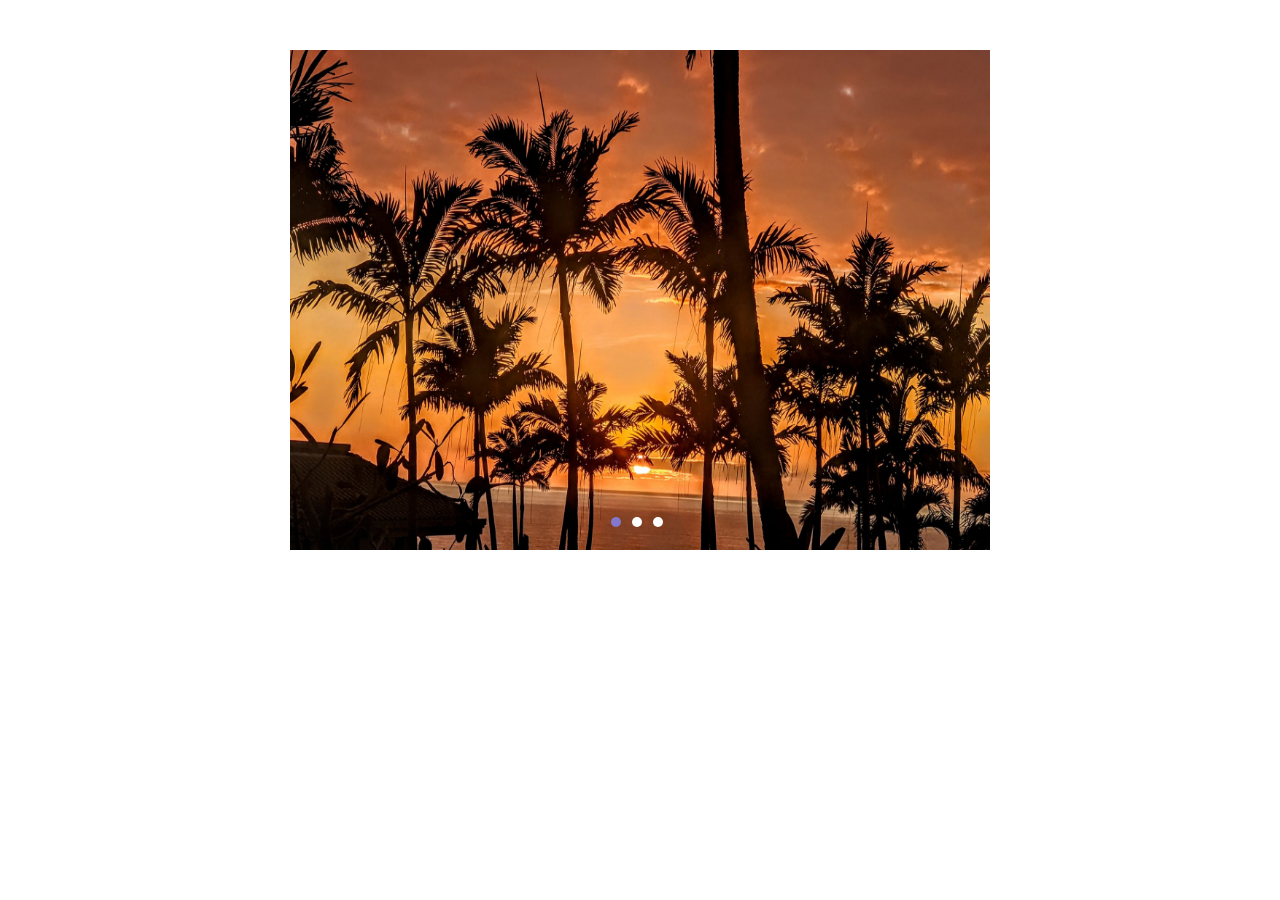
<file: index.html>
<!DOCTYPE html>
<html lang="en">

<head>
    <meta charset="UTF-8">
    <meta http-equiv="X-UA-Compatible" content="IE=edge">
    <meta name="viewport" content="width=device-width, initial-scale=1.0">
    <link rel="stylesheet" href="style.css">
    <title>Document</title>
</head>

<body>

    <div class="carousel">
        <div class="carousel-slider">
            <input class="carousel-open" type="radio" aria-hidden="true" hidden="" id="slide-1" name="carousel" checked="checked">
            <div class="slider-content">
                <img class="img" src="./1.jpg" alt="">
            </div>
            <input class="carousel-open" type="radio" aria-hidden="true" hidden="" id="slide-2" name="carousel">
            <div class="slider-content">
                <img class="img" src="./2.jpg" alt="">
            </div>
            <input class="carousel-open" type="radio" aria-hidden="true" hidden="" id="slide-3" name="carousel">
            <div class="slider-content">
                <img class="img" src="./3.jpg" alt="">
            </div>

            
            <div class="carousel__nav">
                <label class="dot-button" for="slide-1"></label>
                <label class="dot-button" for="slide-2"></label>
                <label class="dot-button" for="slide-3"></label>
            </div>
        </div>
    </div>

</body>

</html>
</file>
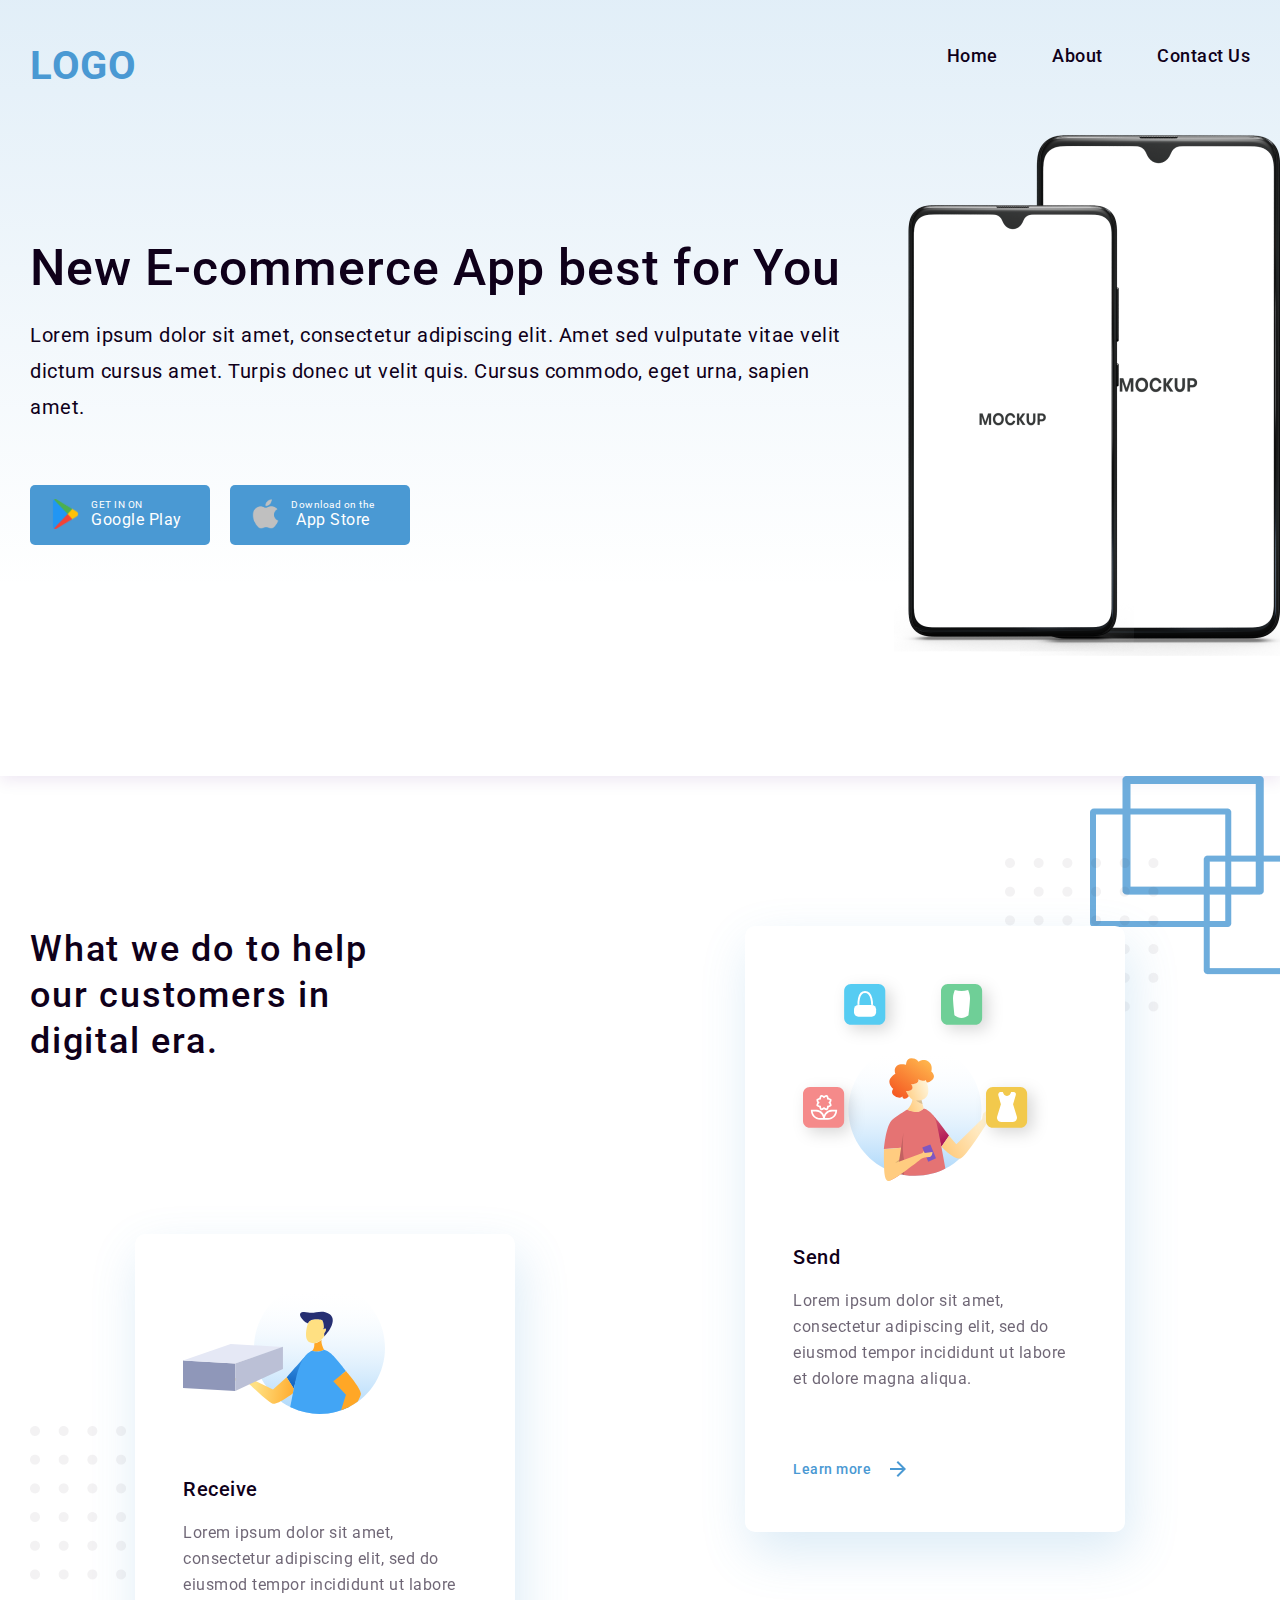
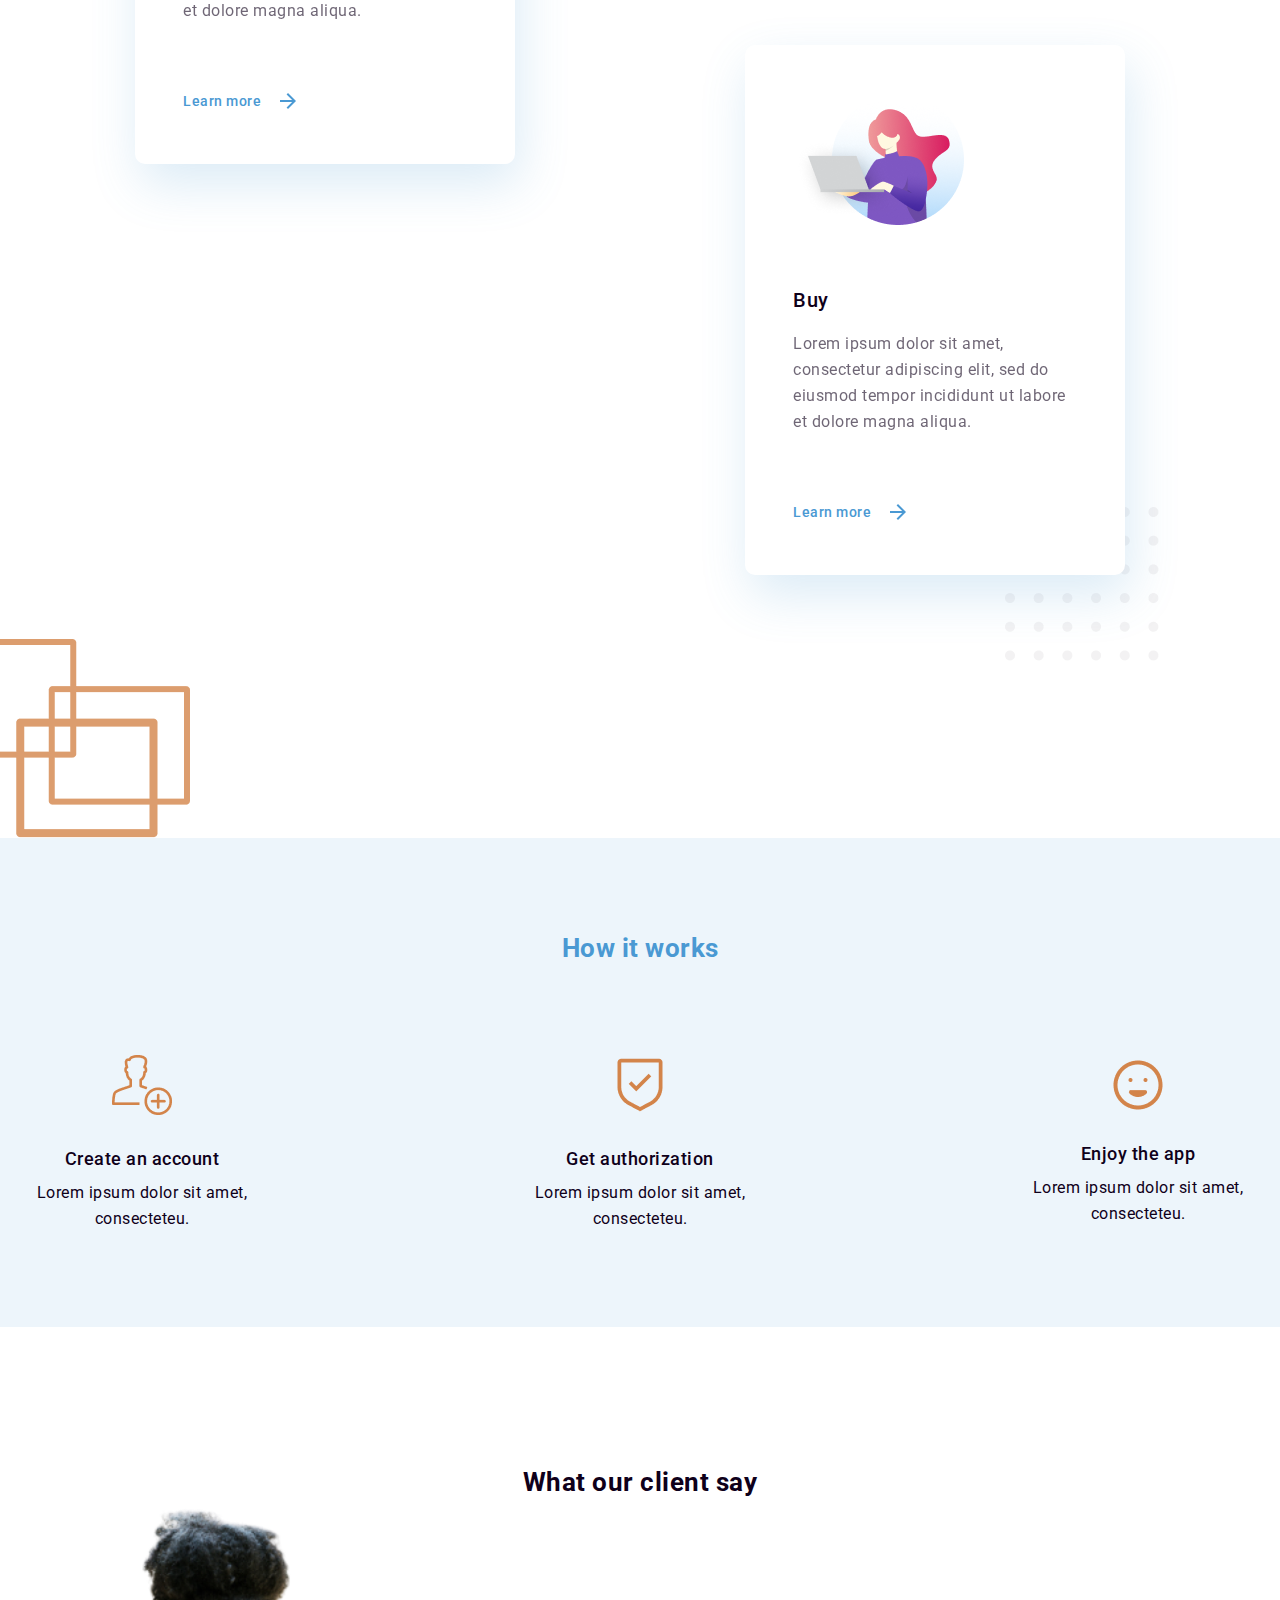
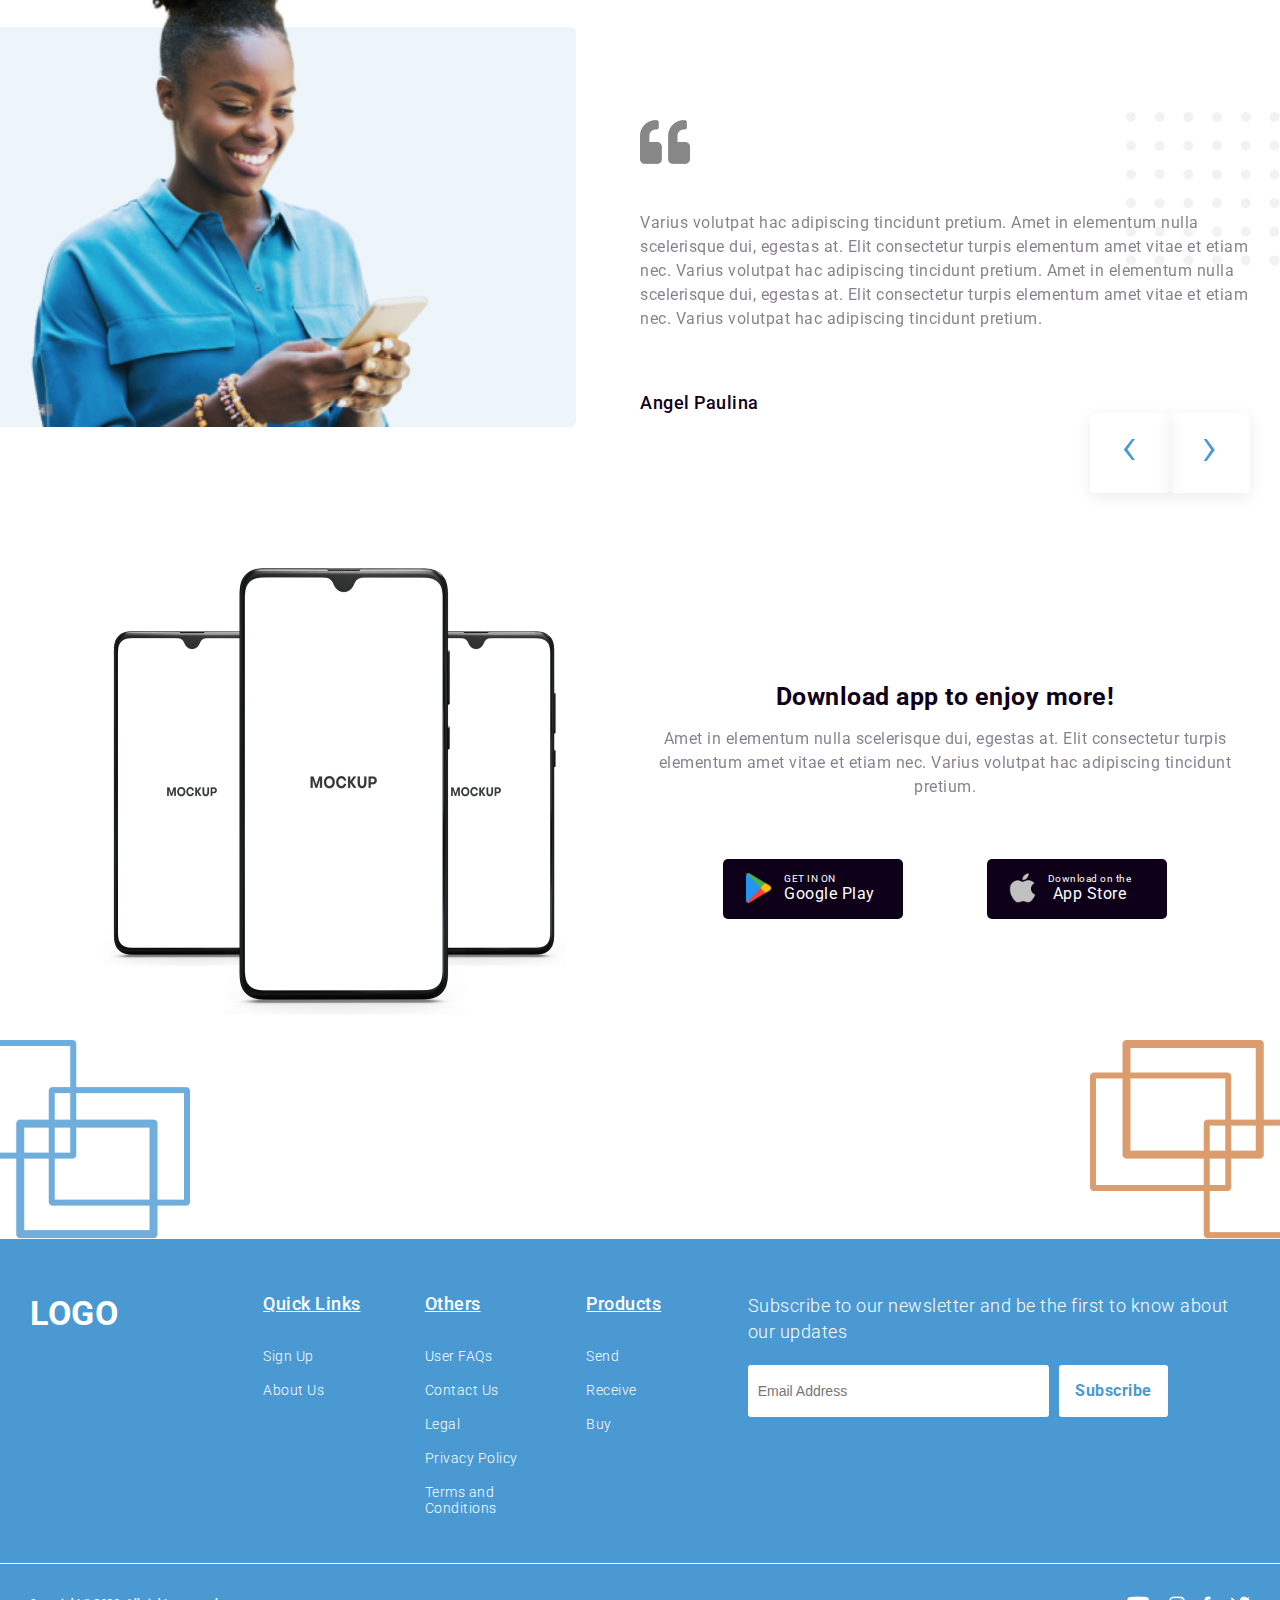
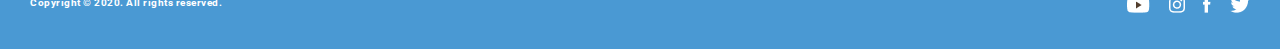
<file: html/index.html>
<!DOCTYPE html>
<html lang="en">

<head>
    <meta charset="UTF-8">
    <meta http-equiv="X-UA-Compatible" content="IE=edge">
    <meta name="viewport" content="width=device-width, initial-scale=1.0">
    <link rel="stylesheet" href="../css/style.css">
    <link rel="preconnect" href="https://fonts.googleapis.com">
    <link rel="preconnect" href="https://fonts.gstatic.com" crossorigin>
    <link href="https://fonts.googleapis.com/css2?family=Roboto:wght@100;300;400;500;700&display=swap" rel="stylesheet">
    <title>Document</title>
</head>

<body>

    <header class="header">
        <div class="container">
            <nav class="header__nav">
                <div class="header__nav-logo">
                    <a class="main-logo" href="">logo</a>
                </div>
                <div class="header__nav-menu">
                    <a href="" class="menu-element">Home</a>
                    <a href="" class="menu-element">About</a>
                    <a href="" class="menu-element">Contact Us</a>
                    <a href="" class="responsive-menu"></a>
                </div>
            </nav>
            <div class="header__content">
                <div class="header__content-info">
                    <h1 class="header__content-title">New E-commerce App
                        best for You</h1>
                    <p class="header__content-text">Lorem ipsum dolor sit amet, consectetur adipiscing elit. Amet sed
                        vulputate vitae velit dictum cursus amet. Turpis donec ut velit quis. Cursus commodo, eget urna,
                        sapien amet. </p>
                    <div class="header__content-download">
                        <a href="" class="download-button google">
                            <img class="google-image" src="../image/google-play-logo.png" alt="">
                            <div class="text-direction">
                                <p class="google-top-text">GET IN ON</p>
                                <p class="google-bottom-text">Google Play</p>
                            </div>
                        </a>
                        <a href="" class="download-button appstore">
                            <img class="google-image" src="../image/apple-logo-button.png" alt="">
                            <div class="text-direction">
                                <p class="google-top-text">Download on the</p>
                                <p class="google-bottom-text">App Store</p>
                            </div>
                        </a>
                    </div>
                </div>
                <div class="header__content-image">
                    <img class="mockup-small mockup" src="../image/header-mockup-small.png" alt="">
                    <img class="mockup-big mockup" src="../image/header-mockup-big.png" alt="">
                </div>
            </div>
        </div>
    </header>
    <main>
        <section class="main-content">
            <img class="main-content__decoration-blue" src="../image/blue-decoration.png" alt="">
            <div class="container">
                <div class="main-content__wrapper">
                    <div class="left-part">
                        <h2 class="main-content__title">What we do to help
                            our customers in
                            digital era.</h2>
                        <div class="info-card receive">
                            <img class="info-card__img" src="../image/Receive-info-card-img.svg" alt="">
                            <p class="info-card__title">Receive</p>
                            <p class="info-card__text">Lorem ipsum dolor sit amet, consectetur adipiscing elit, sed
                                do
                                eiusmod tempor incididunt ut labore et dolore magna aliqua. </p>
                            <div class="info-card__button">
                                <a href="">
                                    <p>Learn more</p>
                                    <img class="button-arrow" src="../image/arrow.svg" alt="">
                                </a>
                            </div>
                        </div>
                        <img class="dots-decoration-receive" src="../image/dots-decoration.png" alt=""></img>
                    </div>
                    <div class="right-part">
                        <div class="info-card send">
                            <img class="info-card__img" src="../image/Send-info-card-img.svg" alt="">
                            <p class="info-card__title">Send</p>
                            <p class="info-card__text">Lorem ipsum dolor sit amet, consectetur adipiscing elit, sed
                                do
                                eiusmod tempor incididunt ut labore et dolore magna aliqua. </p>
                            <div class="info-card__button">
                                <a href="">
                                    <p>Learn more</p>
                                    <img class="button-arrow" src="../image/arrow.svg" alt="">
                                </a>
                            </div>
                        </div>
                        <img class="dots-decoration-send" src="../image/dots-decoration.png" alt="">
                        <div class="info-card buy">
                            <img class="info-card__img" src="../image/Buy-info-card-img.png" alt="">
                            <p class="info-card__title">Buy</p>
                            <p class="info-card__text">Lorem ipsum dolor sit amet, consectetur adipiscing elit, sed
                                do
                                eiusmod tempor incididunt ut labore et dolore magna aliqua. </p>
                            <div class="info-card__button">
                                <a href="">
                                    <p>Learn more</p>
                                    <img class="button-arrow" src="../image/arrow.svg" alt="">
                                </a>
                            </div>
                        </div>
                        <img class="dots-decoration-buy" src="../image/dots-decoration.png" alt="">
                    </div>
                </div>
            </div>
            <img class="main-content__decoration-orange" src="../image/orange-decoration.png" alt="">
        </section>
        <section class="how-it-works">
            <div class="how-it-works__wrapper">
                <h3>How it works</h3>
                <div class="container">
                    <div class="how-it-works__elements-box">
                        <div class="element">
                            <img class="element__img" src="../image/how-it-works-account.png" alt="">
                            <p class="element__title">Create an account</p>
                            <p class="element__text">Lorem ipsum dolor sit amet,
                                consecteteu.</p>
                        </div>
                        <div class="element">
                            <img class="element__img" src="../image/how-it-works-authoriz.png" alt="">
                            <p class="element__title">Get authorization</p>
                            <p class="element__text">Lorem ipsum dolor sit amet,
                                consecteteu.</p>
                        </div>
                        <div class="element">
                            <img class="element__img" src="../image/how-it-works-enjoy.png" alt="">
                            <p class="element__title">Enjoy the app</p>
                            <p class="element__text">Lorem ipsum dolor sit amet,
                                consecteteu.</p>
                        </div>
                    </div>
                </div>
            </div>
        </section>
        <section class="client-feedback">
            <div class="container">
                <div class="section__wrapper">
                    <h3>What our client say</h3>
                    <div class="carousel">
                        <div class="client-box">
                            <img class="client-photo" src="../image/client-photo.png" alt="#">
                        </div>
                        <div class="client-feedback">
                            <img class="decoration-symbol" src="../image/apostrophe.png" alt="">
                            <p class="feedback-text"> Varius volutpat hac adipiscing tincidunt pretium. Amet in
                                elementum nulla scelerisque dui, egestas at. Elit consectetur turpis elementum amet
                                vitae et etiam nec. Varius volutpat hac adipiscing tincidunt pretium. Amet in elementum
                                nulla scelerisque dui, egestas at. Elit consectetur turpis elementum amet vitae et etiam
                                nec. Varius volutpat hac adipiscing tincidunt pretium.</p>
                            <p class="client-name">Angel Paulina</p>
                            <div class="carousel-button-box">
                                <a class="left" href="">
                                    &#8249
                                </a>
                                <a class="right" href="">
                                    &#8250
                                </a>
                            </div>
                        </div>
                    </div>
                    <div class="download-to-more">
                        <div class="download-to-more__mockUp">
                            <img class="" src="../image/mockup-small.png" alt="">
                            <img class="" src="../image/header-mockup-small.png" alt="">
                            <img class="" src="../image/mockup-small.png" alt="">
                        </div>
                        <div class="download-to-more__info">
                            <div class="download-to-more__info_box">
                                <p class="download-to-more__info_title">Download app to enjoy more!</p>
                                <p class="download-to-more__info_text">Amet in elementum nulla scelerisque dui, egestas
                                    at. Elit consectetur turpis elementum amet vitae et etiam nec. Varius volutpat hac
                                    adipiscing tincidunt pretium.</p>
                            </div>
                            <div class="download-to-more__button_box">
                                <a href="" class="download-button google">
                                    <img class="google-image" src="../image/google-play-logo.png" alt="">
                                    <div class="text-direction">
                                        <p class="google-top-text">GET IN ON</p>
                                        <p class="google-bottom-text">Google Play</p>
                                    </div>
                                </a>
                                <a href="" class="download-button appstore">
                                    <img class="google-image" src="../image/apple-logo-button.png" alt="">
                                    <div class="text-direction">
                                        <p class="google-top-text">Download on the</p>
                                        <p class="google-bottom-text">App Store</p>
                                    </div>
                                </a>
                            </div>
                        </div>
                    </div>
                </div>
            </div>
            <img class="client-feedback__decoration-blue" src="../image/client-feedback-blue-decor.png" alt="">
            <img class="client-feedback__decoration-orange" src="../image/client-feedback-orange-decor.png" alt="">
        </section>
    </main>
    <footer class="footer">
        <div class="container">
            <div class="footer__content">
                <div class="logo">
                    <p>LOGO</p>
                </div>
                <div class="footer__content-box">
                    <a href="" class="box-element-title">Quick Links</a>
                    <a href="" class="box-element">Sign Up</a>
                    <a href="" class="box-element">About Us</a>
                </div>
                <div class="footer__content-box">
                    <a href="" class="box-element-title">Others</a>
                    <a href="" class="box-element">User FAQs</a>
                    <a href="" class="box-element">Contact Us</a>
                    <a href="" class="box-element">Legal</a>
                    <a href="" class="box-element">Privacy Policy</a>
                    <a href="" class="box-element">Terms and Conditions</a>
                </div>
                <div class="footer__content-box">
                    <a href="" class="box-element-title">Products</a>
                    <a href="" class="box-element">Send</a>
                    <a href="" class="box-element">Receive</a>
                    <a href="" class="box-element">Buy</a>
                </div>
                <div class="subscribe">
                    <label for="email">Subscribe to our newsletter and be the first to know about our updates</label>
                    <input type="email" placeholder="Email Address">
                    <a href="">Subscribe</a>
                </div>
            </div>
        </div>
        <div class="footer__subcontent">
            <div class="container">
                <div class="footer__subcontent-box">
                    <div class="copyright">
                        <p>Copyright © 2020. All rights reserved.</p>
                    </div>
                    <div class="media-box">
                        <a class="media-box__element" href="">
                            <img src="../image/Youtube.png" alt="">
                        </a>
                        <a class="media-box__element" href="">
                            <img src="../image/Instagram.png" alt="">
                        </a>
                        <a class="media-box__element" href="">
                            <img src="../image/Facebook.png" alt="">
                        </a>
                        <a class="media-box__element" href="">
                            <img src="../image/Twitter.png" alt="">
                        </a>
                    </div>
                </div>
            </div>
        </div>

    </footer>


</body>

</html>
</file>
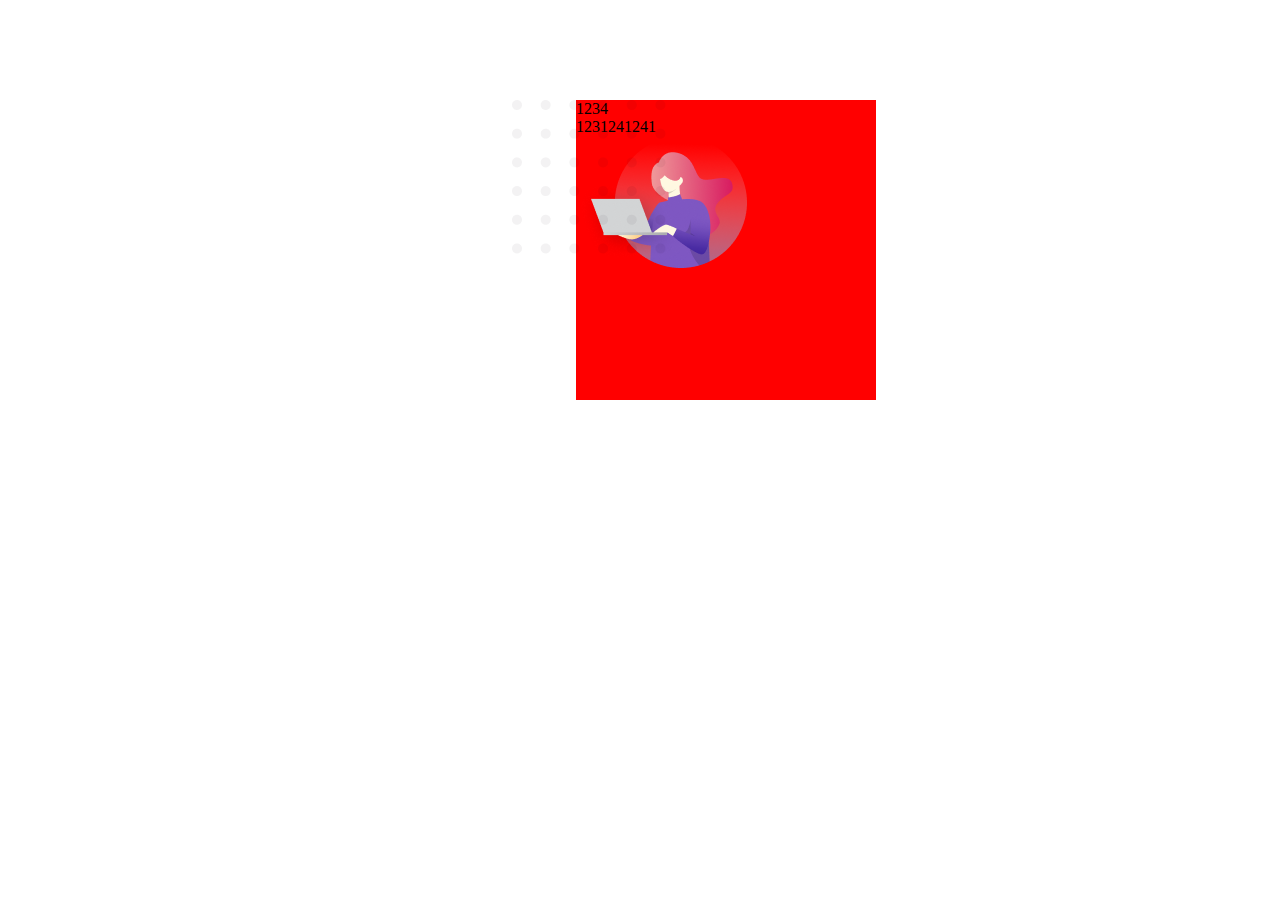
<file: test/index.html>
<!DOCTYPE html>
<html lang="en">
<head>
    <meta charset="UTF-8">
    <meta http-equiv="X-UA-Compatible" content="IE=edge">
    <meta name="viewport" content="width=device-width, initial-scale=1.0">
    <link rel="stylesheet" href="style.css">
    <title>Document</title>
</head>
<body>
    <div class="container">
        <div class="content">
            <p>1234</p>
            <p>1231241241</p>
            <img src="../image/Buy-info-card-img.png" alt="">
        </div>
        <img class="dots-decoration-receive" src="../image/dots-decoration.png" alt="">
    </div>
</body>
</html>
</file>
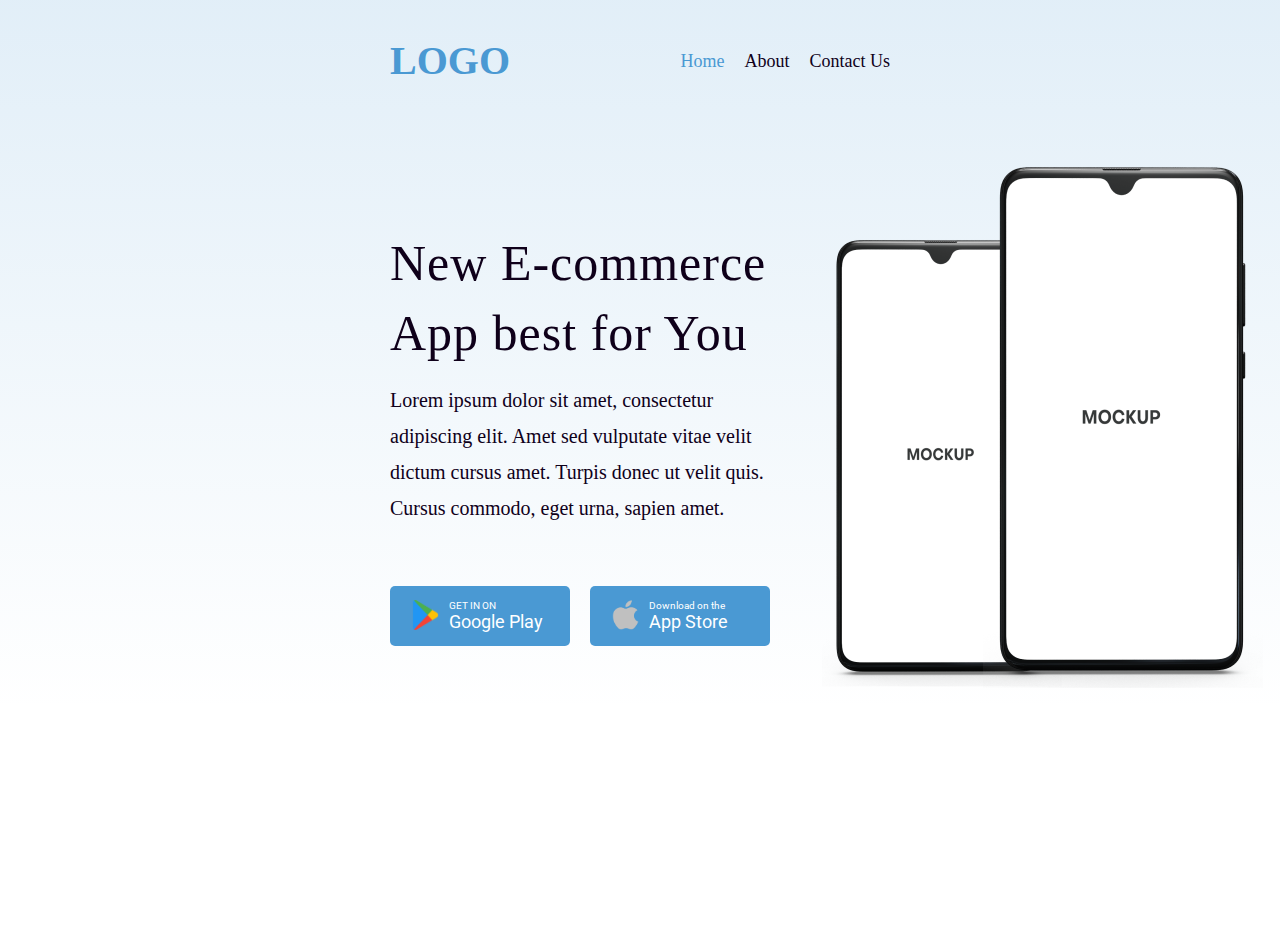
<file: e-commerce-App/html/index.html>
<!DOCTYPE html>
<html lang="en">

<head>
    <meta charset="UTF-8">
    <meta http-equiv="X-UA-Compatible" content="IE=edge">
    <meta name="viewport" content="width=device-width, initial-scale=1.0">
    <link rel="stylesheet" href="../css/style.css">
    <link rel="preconnect" href="https://fonts.googleapis.com">
    <link rel="preconnect" href="https://fonts.gstatic.com" crossorigin>
    <link href="https://fonts.googleapis.com/css2?family=Roboto:wght@100;300;400;500;700&display=swap" rel="stylesheet">
    <title>Document</title>
</head>

<body>

    <header class="header">
        <div class="container">
            <nav class="header__nav">
                <div class="header__nav-logo">
                    <p class="main-logo">logo</p>
                </div>
                <div class="header__nav-menu">
                    <a href="" class="menu-element">Home</a>
                    <a href="" class="menu-element">About</a>
                    <a href="" class="menu-element">Contact Us</a>
                    <a href="" class="responsive-menu"></a>
                </div>
            </nav>
            <div class="header__content">
                <div class="header__content-info">
                    <h1 class="header__content-title">New E-commerce App
                        best for You</h1>
                    <p class="header__content-text">Lorem ipsum dolor sit amet, consectetur adipiscing elit. Amet sed
                        vulputate vitae velit dictum cursus amet. Turpis donec ut velit quis. Cursus commodo, eget urna,
                        sapien amet. </p>
                    <div class="header__content-download">
                        <a href="" class="download-button google">
                            <img class="google-image" src="../image/google-play-logo.png" alt="">
                            <div class="text-direction">
                                <p class="google-top-text">GET IN ON</p>
                                <p class="google-bottom-text">Google Play</p>
                            </div>
                        </a>
                        <a href="" class="download-button appstore">
                            <img class="google-image" src="../image/apple-logo-button.png" alt="">
                            <div class="text-direction">
                                <p class="google-top-text">Download on the</p>
                                <p class="google-bottom-text">App Store</p>
                            </div>
                        </a>
                    </div>
                </div>
                <div class="header__content-image">
                    <img class="mockup-small" src="../image/header-mockup-small.png" alt="">
                    <img class="mockup-big" src="../image/header-mockup-big.png" alt="">
                </div>
            </div>
        </div>
    </header>
    <main>
        <section class="how-it-works"></section>
        <section></section>
        <section class="what-our-client-say"></section>
    </main>

    <footer class="footer"></footer>


</body>

</html>
</file>
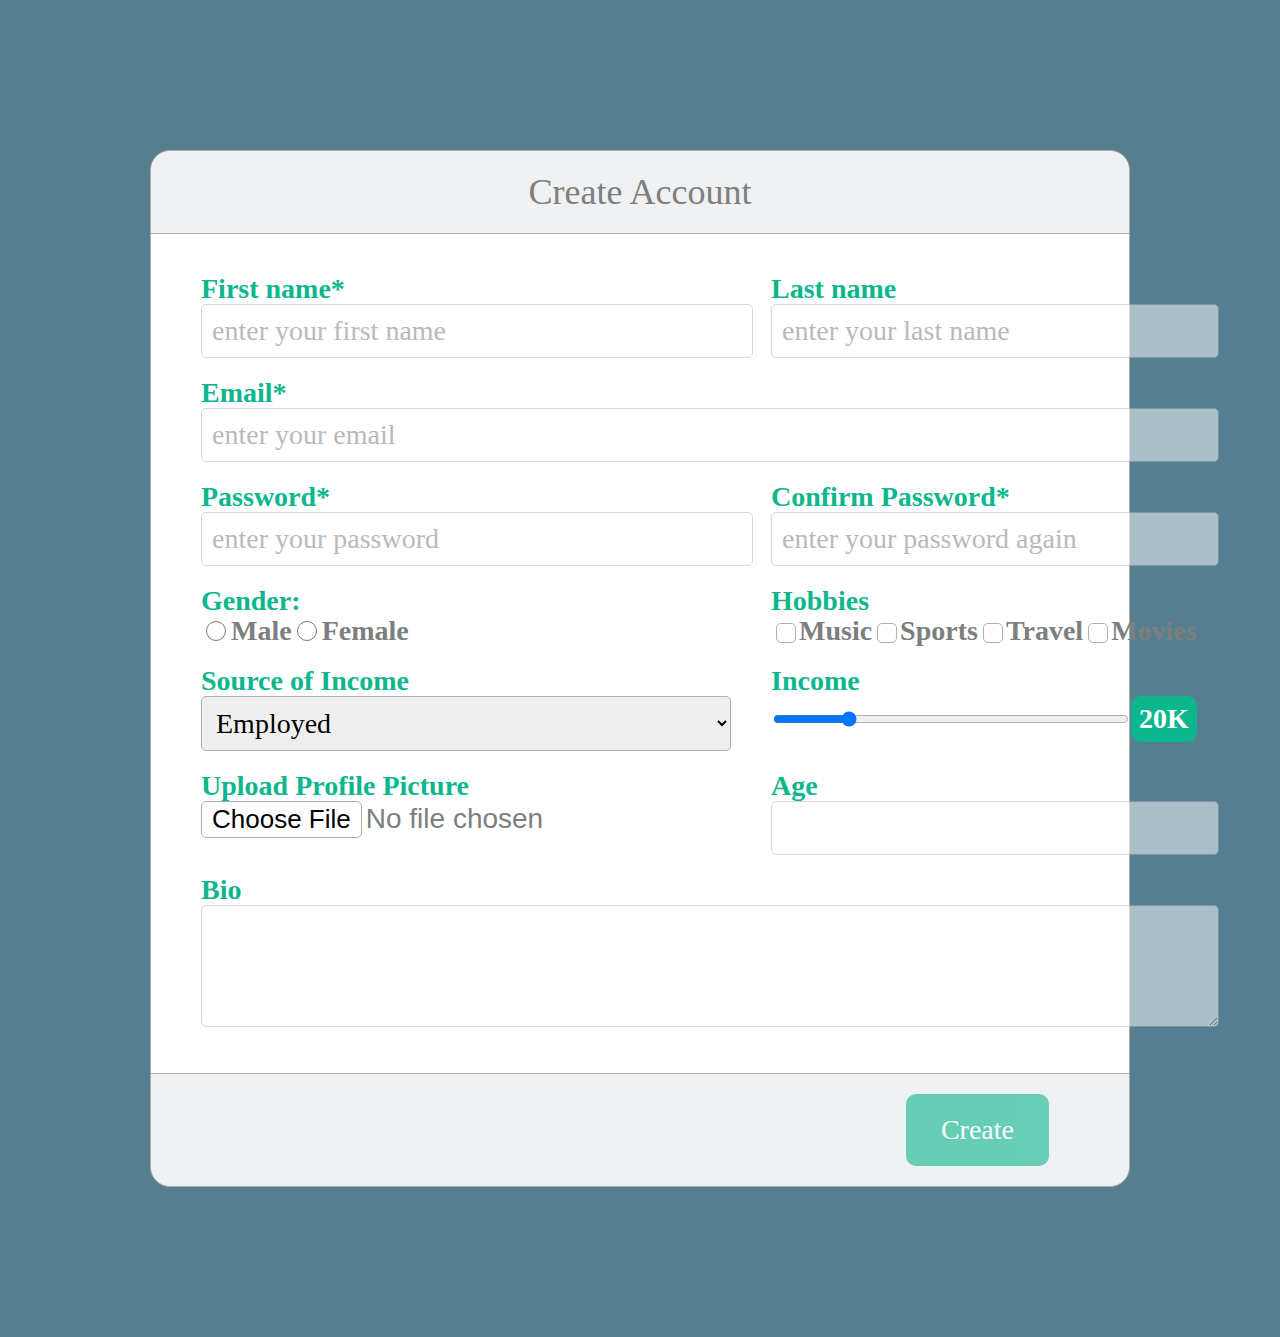
<file: task_1_3/html/index.html>
<!DOCTYPE html>
<html lang="en">

<head>
    <meta charset="UTF-8">
    <meta http-equiv="X-UA-Compatible" content="IE=edge">
    <meta name="viewport" content="width=device-width, initial-scale=1.0">
    <link rel="stylesheet" href="../css/style.css">
    <title>Document</title>
</head>

<body>

    <header class="header">
        <p class="header__title">Create Account</p>
    </header>
    <main class="content">
        <form action="" class="form__text label-property">
            <label for="">First name*</label>
            <input class="input-style" type="text" placeholder="enter your first name">
        </form>

        <form action="" class="form__text label-property">
            <label for="">Last name</label>
            <input class="input-style" type="text" placeholder="enter your last name">
        </form>

        <form action="" class="form__email label-property">
            <label for="">Email*</label>
            <input class="input-style" type="email" placeholder="enter your email">
        </form>

        <form action="" class="form__password label-property">
            <label for="">Password*</label>
            <input class="input-style" type="password" placeholder="enter your password">
        </form>

        <form action="" class="form__password label-property">
            <label for="">Confirm Password*</label>
            <input class="input-style" type="password" placeholder="enter your password again">
        </form>

        <form action="" class="form__radio-gender label-property">
            <p>Gender:</p>
            <div class="form__radio-gender_box">
                <input class="input-style-gender" type="radio" name="gender" id="male">
                <label for="male">Male</label><br>
                <input class="input-style-gender" type="radio" name="gender" id="female">
                <label for="female">Female</label><br>
            </div>
        </form>

        <form action="" class="form__radio-hobbies label-property">
            <p>Hobbies</p>
            <div class="form__radio-hobbies_box">
                <input class="input-style-hobbies" type="radio" name="hobbies" id="music">
                <label for="music">Music</label>
                <input class="input-style-hobbies" type="radio" name="hobbies" id="sports">
                <label for="sports">Sports</label>
                <input class="input-style-hobbies" type="radio" name="hobbies" id="travel">
                <label for="travel">Travel</label>
                <input class="input-style-hobbies" type="radio" name="hobbies" id="movies">
                <label for="movies">Movies</label>
            </div>
        </form>

        <form id="source-of-income" class="form__select label-property">
            <label for="">Source of Income</label>
            <select class="source-of-income__input-style" name="" id="source-of-income">
                <option value="Employed">Employed</option>
                <option value="Business">Business</option>
                <option value="Stock Devidends">Stock Devidends</option>
                <option value="Inheritance">Inheritance</option>
            </select>
        </form>

        <form oninput="result.value=parseInt(a.value)" class="form__range label-property">
            <label for="">Income</label>
            <div class="income__inner">
                <input class="oninput2" type="range" name="a" value="20">
                <div class="colorblock">
                    <output class="oninput1" name="result">20</output>
                    <p class="oninput2">K</p>
                </div>
            </div>
        </form>

        <form action="" class="form__file-pictures label-property">
            <label class="">Upload Profile Picture</label>
            <input class="upload-picture__style" type="file" accept="image/png, image/jpeg">
        </form>

        <form action="" class="form__text label-property">
            <label for="">Age</label>
            <input class="input-style" type="text">
        </form>

        <form action="" class="bio label-property">
            <label for="">Bio</label>
            <textarea name="textarea" class="input-style bio__textarea-style"></textarea>
        </form>

    </main>
    <footer class="footer">
        <a class="footer__btn" href="#">Create</a>
    </footer>
</body>

</html>
</file>
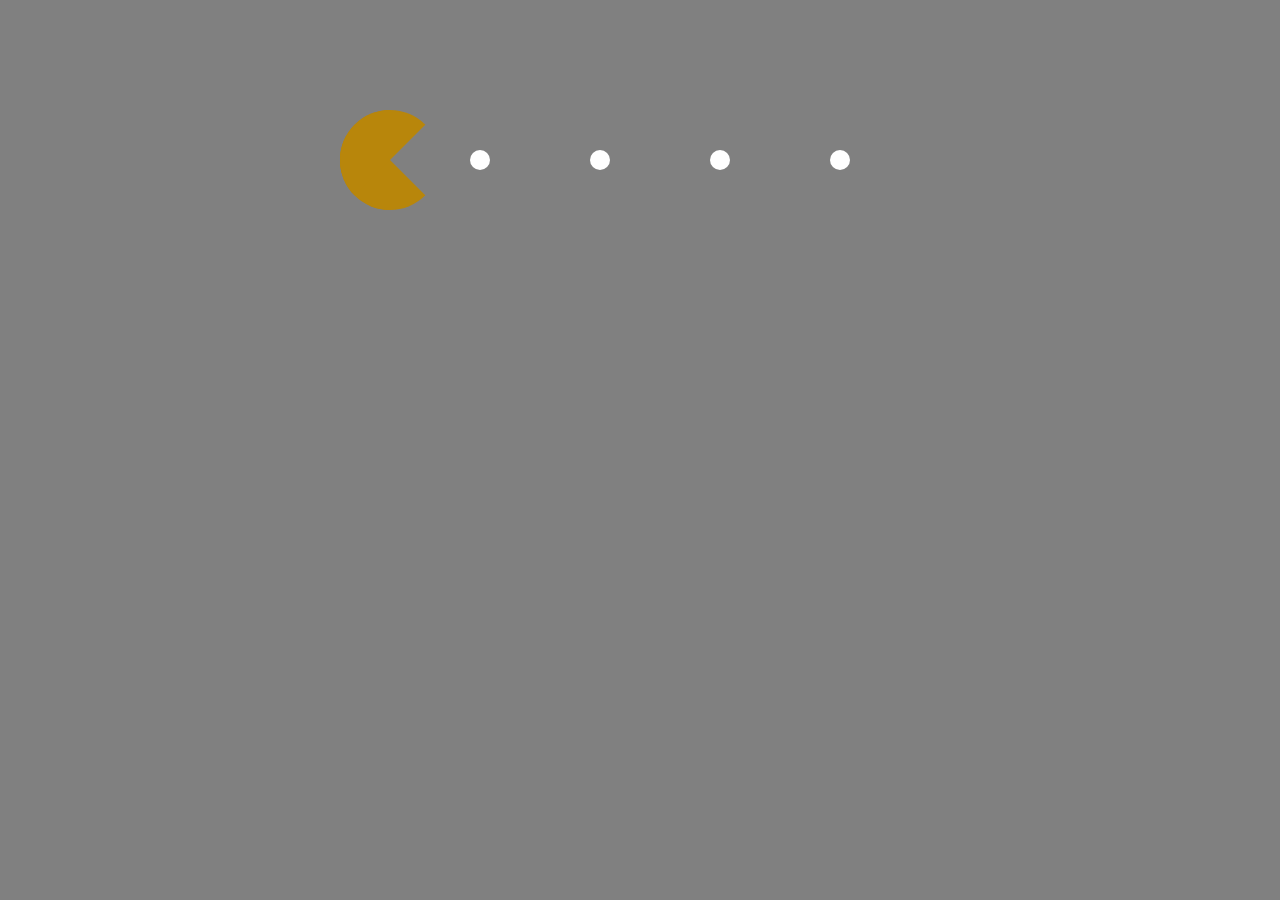
<file: task_1_4/html/index.html>
<!DOCTYPE html>
<html lang="en">

<head>
    <meta charset="UTF-8">
    <meta http-equiv="X-UA-Compatible" content="IE=edge">
    <meta name="viewport" content="width=device-width, initial-scale=1.0">
    <link rel="stylesheet" href="../css/style.css">
    <title>task_1_4</title>
</head>

<body>
    <div class="container">
    <main class="playground">
        <div class="packman"></div>
        <div class="ball"></div>
        <div class="ball"></div>
        <div class="ball"></div>
        <div class="ball"></div>
        <div class="ball"></div>
        <div class="ball"></div>
        <div class="ball"></div>
        <div class="ball"></div>
        <div class="ball"></div>
        <div class="ball"></div>
        <div class="ball"></div>
        <div class="ball"></div>
        <div class="ball"></div>
        <div class="ball"></div>
        <div class="ball"></div>
    </main>
</div>
</body>

</html>
</file>
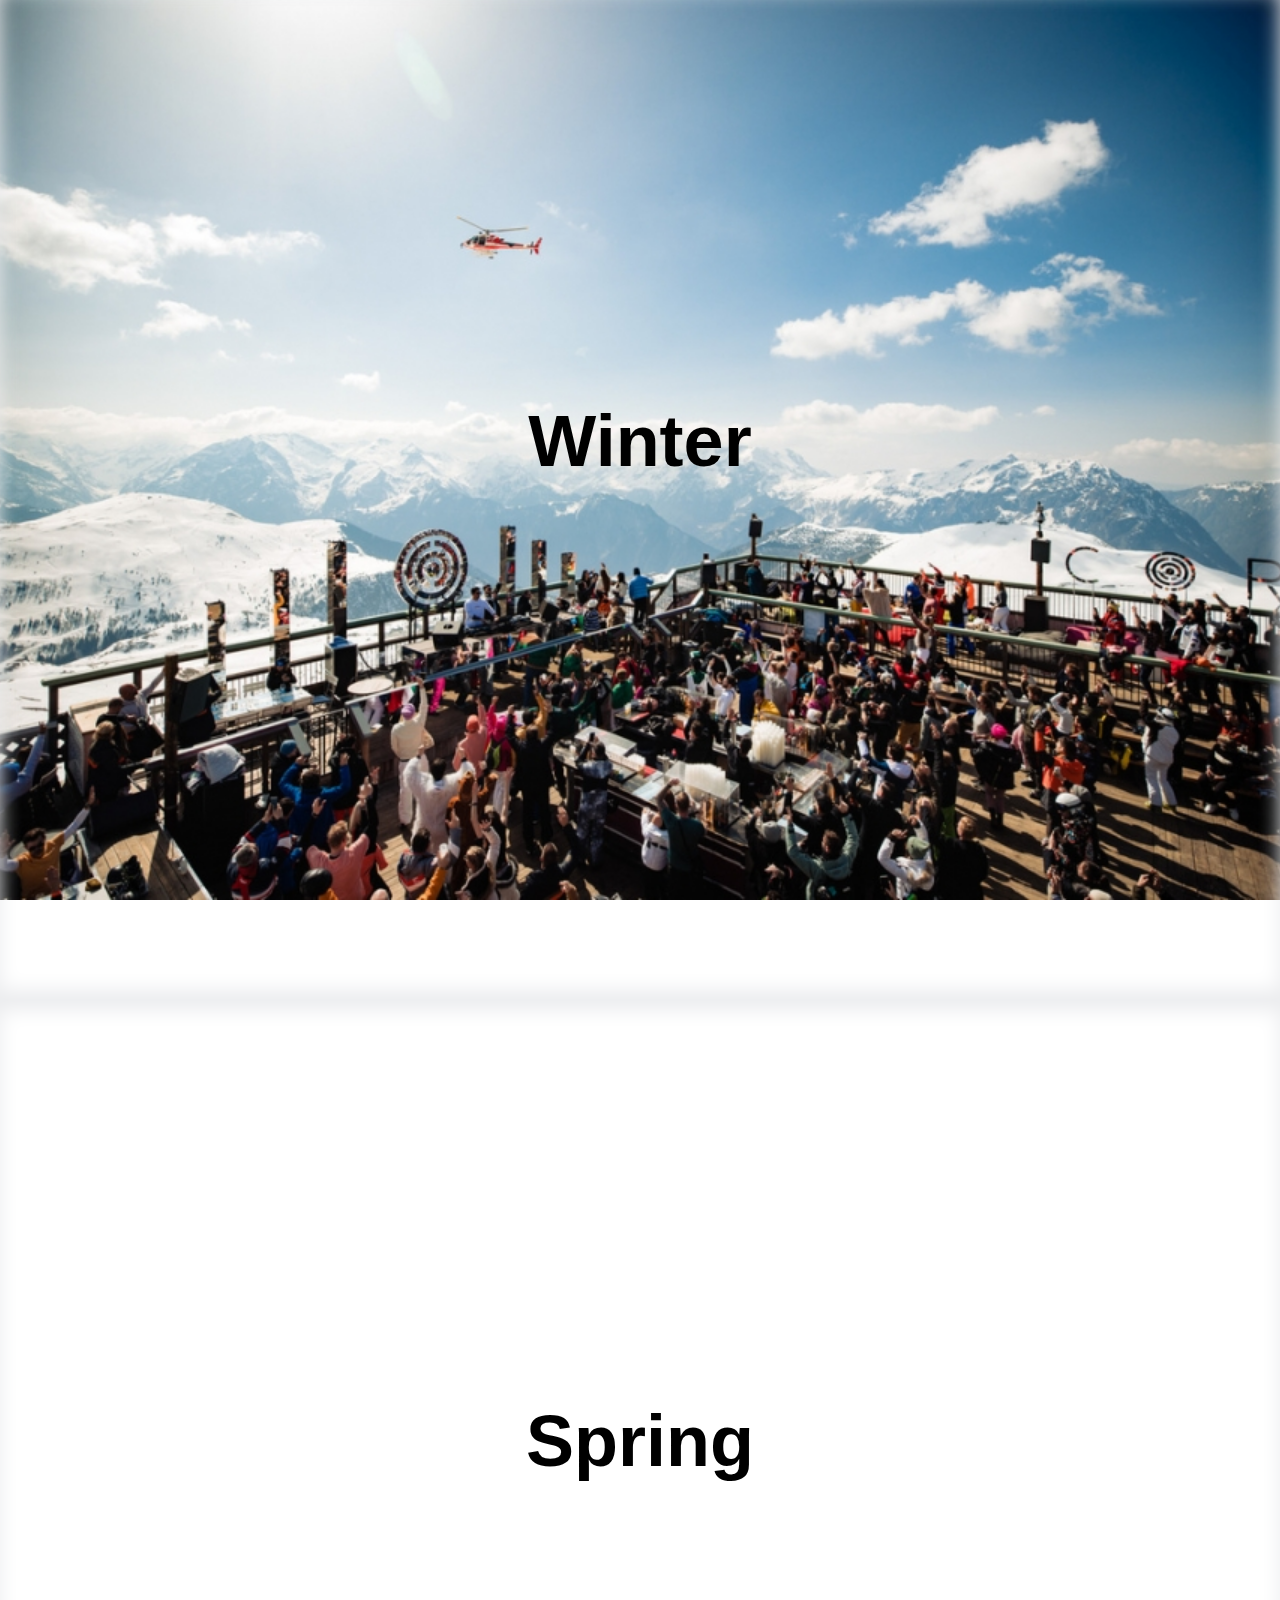
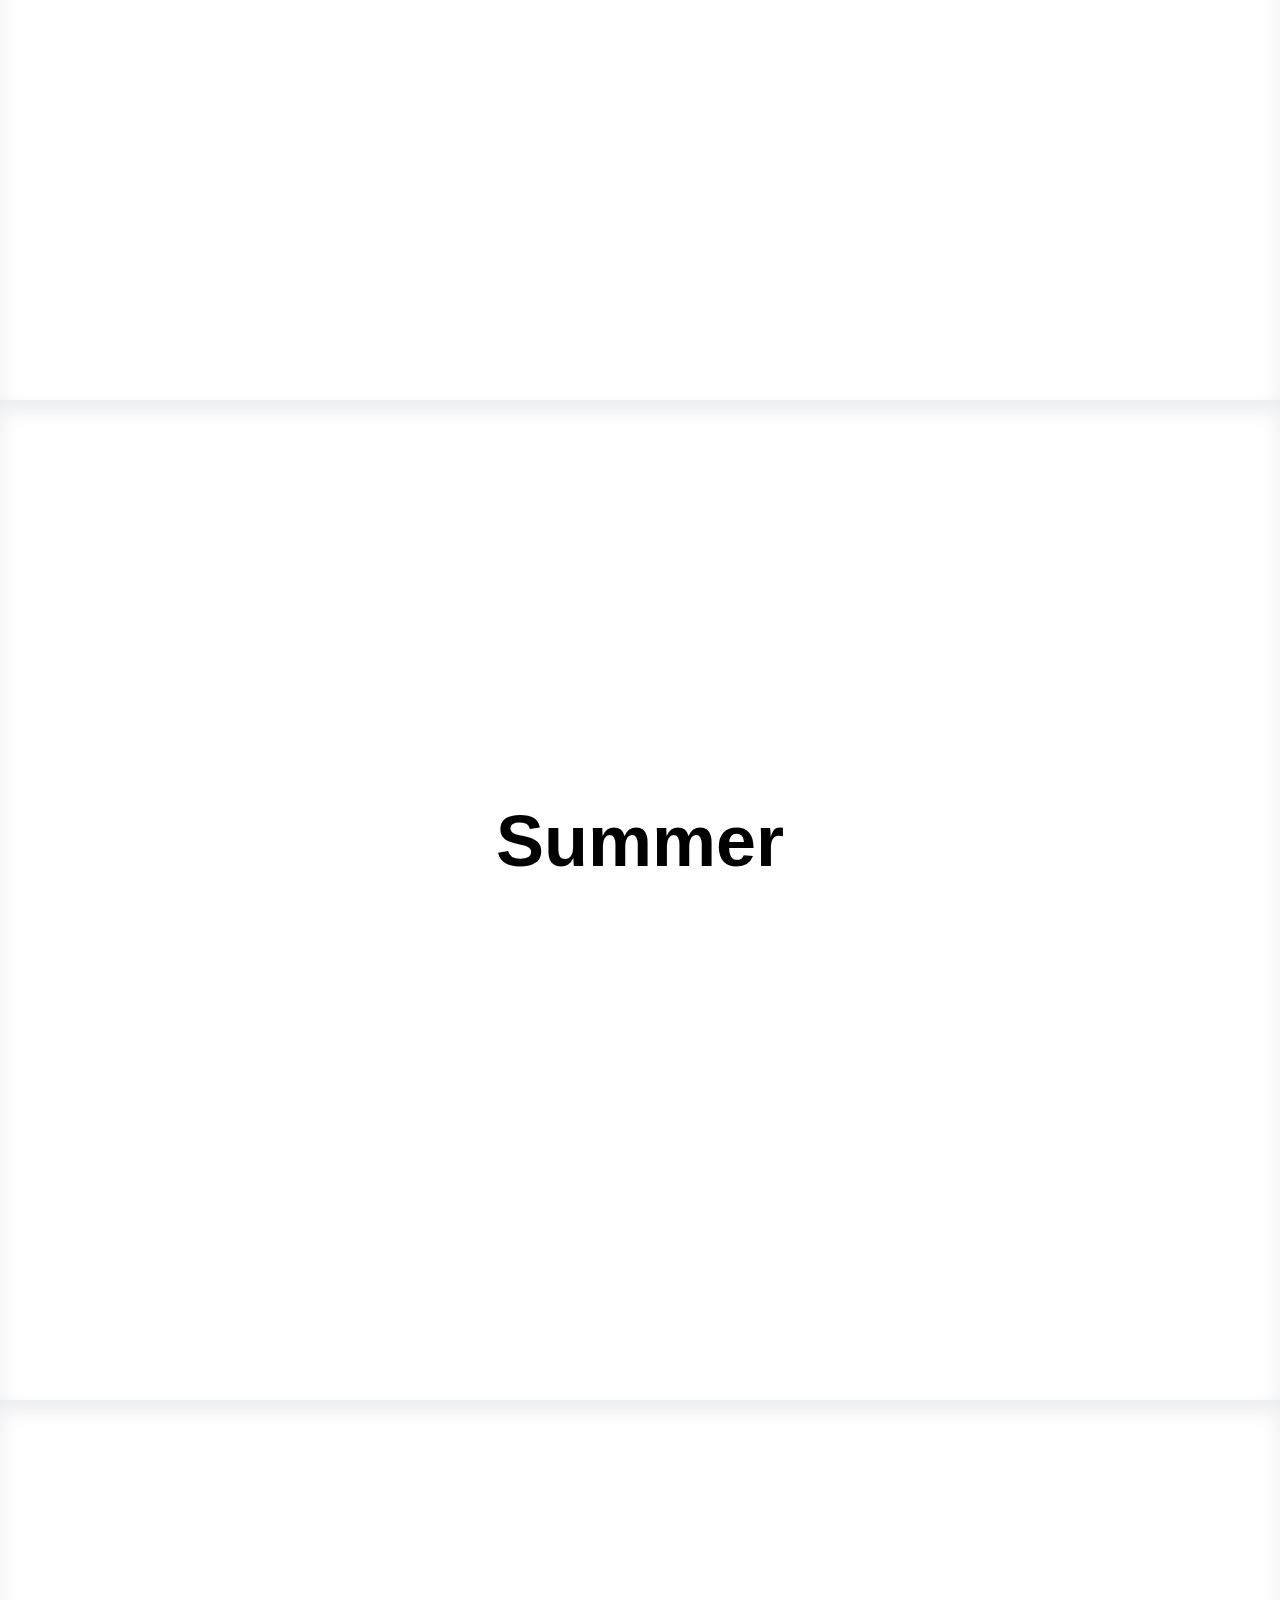
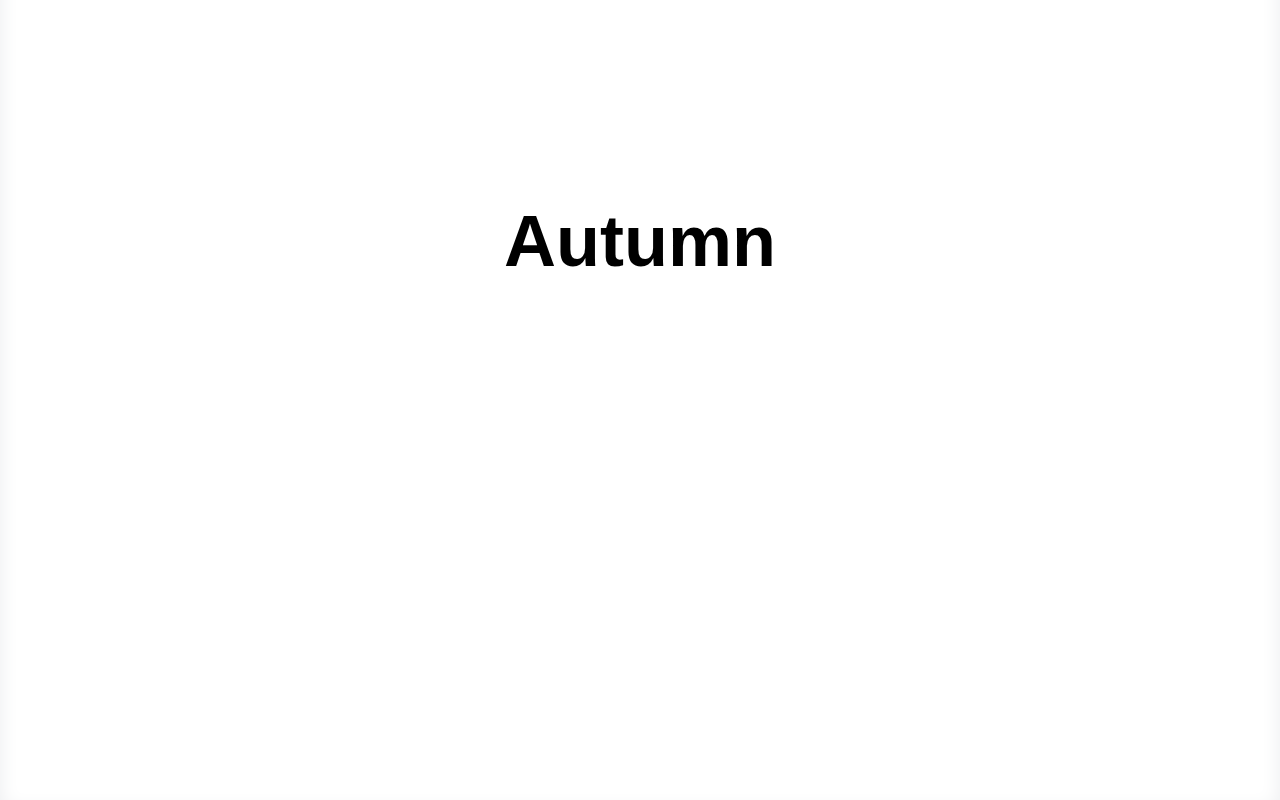
<file: task_1_5/html/index.html>
<!DOCTYPE html>
<html lang="en">

<head>
    <meta charset="UTF-8">
    <meta http-equiv="X-UA-Compatible" content="IE=edge">
    <meta name="viewport" content="width=device-width, initial-scale=1.0">
    <link rel="stylesheet" href="../css/style.css">
    <link rel="preconnect" href="https://fonts.googleapis.com">
    <link rel="preconnect" href="https://fonts.gstatic.com" crossorigin>
    <link
        href="https://fonts.googleapis.com/css2?family=Big+Shoulders+Inline+Display&family=Chathura:wght@100&family=Edu+NSW+ACT+Foundation&family=Playfair+Display:wght@700&family=Raleway&family=Roboto:wght@100;300;400&display=swap"
        rel="stylesheet">
    <title>Parallax</title>
</head>

<body>
    <section class="winter">
        <p class="winter__title">Winter</p>
    </section>
    <section class="spring">
        <p class="spring__title">Spring</p>
    </section>
    <section class="summer">
        <p class="summer__title">Summer</p>
    </section>
    <section class="autumn">
        <p class="autumn__title">Autumn</p>
    </section>

</body>

</html>
</file>
<file: style.css>
*,
::before,
::after {
  box-sizing: border-box;
  margin: 0;
}

.carousel {
  position: relative;
}
.carousel-slider {
  margin: 50px auto;
  display: flex;
  position: relative;
  width: 700px;
  height: 500px;
  overflow: hidden;
}

.slider-content {
  position: absolute;
  opacity: 0;
  transition: opacity 0.6s ease-out;
}
.slider-content .img {
  display: block;
  width: 700px;
  height: 500px;
}

.carousel-open:checked + .slider-content {
  position: static;
  opacity: 100;
}

.carousel__nav {
  position: absolute;
  transform: translateY(-50%);
  bottom: 2%;
  left: 0;
  right: 0;
  text-align: center;
  z-index: 10;
}
.carousel__nav .dot-button {
  display: inline-block;
}

.dot-button {
  cursor: pointer;
  display: block;
  width: 10px;
  height: 10px;
  background-color: white;
  border-radius: 50%;
  margin-right: 7px;
}
.dot-button:hover {
  background-color: rgb(131, 119, 206);
}

#slide-1:checked ~ .carousel__nav label:nth-child(1),
#slide-2:checked ~ .carousel__nav label:nth-child(2),
#slide-3:checked ~ .carousel__nav label:nth-child(3) {
  background-color: rgb(131, 119, 206);
}/*# sourceMappingURL=style.css.map */
</file>
<file: css/style.css>
*,
::after,
::before {
  box-sizing: border-box;
}

body, p, a, h1, h2, h3 {
  margin: 0;
  padding: 0;
  letter-spacing: 0.5px;
  font-family: "Roboto";
  font-style: normal;
  color: #0F001A;
  text-decoration: none;
}

html {
  font-size: 16px;
}

.header {
  background: linear-gradient(rgba(74, 153, 211, 0.2) -17.33%, rgba(74, 153, 211, 0) 75.91%), #FFFFFF;
  box-shadow: 0px 4px 16px rgba(75, 0, 129, 0.1);
}

.main-logo {
  font-weight: 700;
  font-size: 40px;
  line-height: 42px;
  color: #4A99D3;
  text-transform: uppercase;
}

.header__nav {
  padding-top: 40px;
  margin-bottom: 146px;
}

.download-button {
  display: flex;
  background-color: #4A99D3;
  width: 18em;
  height: 6em;
  padding: 1.4em 2.2em;
  border-radius: 0.5em;
  margin-right: 2em;
  transition: 0.2s;
}

.download-button:hover {
  background-color: #173e59;
}

.google-image {
  height: 3em;
  width: 2.7em;
}

.google-top-text, .google-bottom-text {
  color: #FFFFFF;
  margin-left: 12px;
  font-family: "Roboto", sans-serif;
}

.google-top-text {
  font-size: 1em;
}

.google-bottom-text {
  text-align: center;
  font-size: 1.6em;
}

.container {
  max-width: 1400px;
  margin: 0 auto;
  padding: 0 30px;
}

.header__nav {
  display: flex;
  justify-content: space-between;
  margin-bottom: 71px;
  padding-top: 45px;
}
.header__nav .menu-element {
  margin-left: 50px;
  font-weight: 500;
  font-size: 18px;
  text-decoration: none;
  color: #0F001A;
  transition: 0.1s;
}
.header__nav .menu-element:hover {
  color: #4A99D3;
}

.header__content {
  display: flex;
  flex-direction: row;
  padding-bottom: 78px;
}
.header__content-info {
  width: 70%;
  margin-right: 32px;
}
.header__content-image {
  width: 30%;
  position: relative;
  margin-bottom: 77px;
  -webkit-animation-name: Mockup;
          animation-name: Mockup;
  -webkit-animation-duration: 1s;
          animation-duration: 1s;
  -webkit-animation-iteration-count: 1;
          animation-iteration-count: 1;
}
.header__content-image .mockup-small {
  z-index: 1;
  position: relative;
  left: 0;
  bottom: 0;
  transform: translateY(35px);
}
.header__content-image .mockup-big {
  position: absolute;
  right: -50px;
  transform: translateY(-37px);
}
@-webkit-keyframes Mockup {
  0% {
    transform: translateX(1000px);
  }
  100% {
    transform: translateX(0);
  }
}
@keyframes Mockup {
  0% {
    transform: translateX(1000px);
  }
  100% {
    transform: translateX(0);
  }
}
.header__content-download {
  display: flex;
  flex-direction: row;
  justify-content: left;
  font-size: 10px;
}
.header__content-title {
  font-weight: 500;
  font-size: 50px;
  line-height: 70px;
  letter-spacing: 0.02em;
  text-align: left;
  margin-top: 75px;
}
.header__content-text {
  font-weight: 400;
  font-weight: 400;
  font-size: 20px;
  line-height: 36px;
  margin: 14px 0 60px 0;
  text-align: left;
}

.main-content {
  position: relative;
}
.main-content__wrapper {
  padding: 150px 0;
  display: flex;
  justify-content: space-between;
}
.main-content .left-part {
  position: relative;
  width: 50%;
}
.main-content .right-part {
  position: relative;
  width: 50%;
}
.main-content__title {
  max-width: 380px;
  text-align: left;
  font-weight: 500;
  font-size: 36px;
  line-height: 46px;
  letter-spacing: 0.05em;
  margin-bottom: 170px;
}
.main-content__decoration-blue {
  position: absolute;
  top: 0;
  right: 0;
}
.main-content__decoration-orange {
  position: absolute;
  bottom: 0;
  left: 0;
}

.info-card {
  position: relative;
  z-index: 50;
  max-width: 380px;
  min-height: 525px;
  box-shadow: 5px 20px 50px rgba(74, 153, 211, 0.2);
  border-radius: 10px;
  padding: 48px;
  margin-bottom: 113px;
  margin-left: 105px;
  background-color: #FFFFFF;
}
.info-card__img {
  margin-bottom: 56px;
}
.info-card__title {
  font-weight: 500;
  font-size: 20px;
  line-height: 30px;
  margin-bottom: 16px;
}
.info-card__text {
  font-weight: 400;
  font-size: 16px;
  line-height: 26px;
  margin-bottom: 62px;
  opacity: 0.6;
}
.info-card__button a {
  display: flex;
  align-items: center;
}
.info-card__button a p {
  color: #4A99D3;
  font-weight: 500;
  font-size: 14px;
  line-height: 30px;
  margin-right: 19px;
}
.info-card__button img {
  width: 16px;
  height: 16px;
}

.dots-decoration-receive {
  position: absolute;
  top: 500px;
  z-index: 0;
}

.dots-decoration-send {
  position: absolute;
  top: -5%;
  right: 15%;
}

.dots-decoration-buy {
  position: absolute;
  right: 15%;
  bottom: 2%;
}

.how-it-works {
  background: rgba(74, 153, 211, 0.1);
  height: 100%;
}
.how-it-works__wrapper {
  padding: 95px 0;
}
.how-it-works__wrapper h3 {
  font-size: 26px;
  color: #4A99D3;
  text-align: center;
  margin-bottom: 92px;
}
.how-it-works__elements-box {
  display: flex;
  justify-content: space-between;
  align-items: center;
}
.how-it-works .element {
  text-align: center;
  font-size: 16px;
  width: 14em;
}
.how-it-works .element__img {
  margin-bottom: 1.8em;
}
.how-it-works .element__title {
  font-size: 1.12em;
  font-weight: 500;
  line-height: 1.18em;
  margin-bottom: 0.6em;
}
.how-it-works .element__text {
  font-size: 1em;
  line-height: 1.62em;
}

.client-feedback {
  position: relative;
}
.client-feedback__decoration-blue {
  position: absolute;
  bottom: 0;
  left: 0;
}
.client-feedback__decoration-orange {
  position: absolute;
  bottom: 0;
  right: 0;
}

.section__wrapper h3 {
  padding-top: 140px;
  text-align: center;
  font-size: 26px;
  margin-bottom: 11px;
}

.carousel {
  margin-bottom: 150px;
  display: flex;
}
.carousel .client-box {
  width: 50%;
}
.carousel .client-box::before {
  position: absolute;
  content: " ";
  background: rgba(74, 153, 211, 0.1);
  border-radius: 0px 6px 6px 0px;
  height: 400px;
  width: 45%;
  left: 0;
  top: 300px;
}
.carousel .client-box::after {
  position: absolute;
  content: " ";
  background-image: url("../image/dots-decoration.png");
  width: 154px;
  height: 154px;
  top: 385px;
  right: 0;
}
.carousel .client-feedback {
  width: 50%;
  margin-top: 212px;
}
.carousel .client-feedback .feedback-text {
  height: 40%;
  margin-top: 43.13px;
  font-size: 1rem;
  opacity: 0.5;
  line-height: 24px;
}
.carousel .client-feedback .client-name {
  margin-top: 40px;
  font-size: 18px;
  font-weight: 500;
}
.carousel .carousel-button-box {
  float: right;
  display: flex;
}
.carousel .carousel-button-box a {
  text-align: center;
  font-size: 56px;
  font-weight: 300;
  color: #4A99D3;
  width: 80px;
  height: 80px;
  box-shadow: 0px 4px 16px rgba(0, 0, 0, 0.08);
  border-radius: 4px;
  padding: auto auto;
  transition: 0.1s;
}
.carousel .carousel-button-box .left:hover, .carousel .carousel-button-box .right:hover {
  background-color: #4A99D3;
  color: #FFFFFF;
}

.download-to-more {
  display: flex;
  padding-bottom: 320px;
}
.download-to-more__mockUp {
  position: relative;
  width: 50%;
  -webkit-animation-name: phones;
          animation-name: phones;
  -webkit-animation-duration: 1s;
          animation-duration: 1s;
  -webkit-animation-iteration-count: 1;
          animation-iteration-count: 1;
}
.download-to-more__mockUp img:nth-child(1) {
  position: absolute;
  top: 0;
  left: 12%;
}
.download-to-more__mockUp img:nth-child(2) {
  position: absolute;
  top: -22%;
  left: 32%;
  z-index: 2;
}
.download-to-more__mockUp img:nth-child(3) {
  position: absolute;
  top: 0;
  right: 12%;
}
@-webkit-keyframes phones {
  0% {
    transform: translateX(-2000px);
  }
  100% {
    transform: translateX(0);
  }
}
@keyframes phones {
  0% {
    transform: translateX(-2000px);
  }
  100% {
    transform: translateX(0);
  }
}
.download-to-more__info {
  width: 50%;
}
.download-to-more__info_title {
  margin-top: 60px;
  font-weight: 700;
  font-size: 25px;
  text-align: center;
}
.download-to-more__info_text {
  margin-top: 16px;
  font-weight: 400;
  font-size: 16px;
  line-height: 24px;
  opacity: 0.5;
  text-align: center;
}
.download-to-more__button_box {
  font-size: 10px;
  display: flex;
  flex-direction: row;
  align-items: center;
  justify-content: space-evenly;
  margin-top: 60px;
}
.download-to-more__button_box .download-button {
  margin: 0;
  background-color: #0F001A;
}
.download-to-more__button_box .download-button:hover {
  background-color: #4A99D3;
}

.footer {
  background-color: #4A99D3;
}

.footer__content {
  display: flex;
  padding: 54px 0 29px 0;
}
.footer__content .logo p {
  font-weight: 700;
  font-size: 34px;
  color: #FFFFFF;
  margin-right: 145px;
}
.footer__content-box {
  width: 15%;
  display: flex;
  flex-direction: column;
  margin-right: 60px;
}
.footer__content-box .box-element-title {
  font-weight: 500;
  font-size: 18px;
  color: #FFFFFF;
  text-decoration: underline;
  margin-bottom: 34px;
}
.footer__content-box .box-element-title:hover {
  text-decoration: none;
}
.footer__content-box .box-element {
  font-weight: 300;
  font-size: 14px;
  color: #FFFFFF;
  margin-bottom: 18px;
}
.footer__content-box .box-element:hover {
  text-decoration: underline;
}
.footer__content .subscribe {
  display: flex;
  flex-wrap: wrap;
  height: 40%;
  font-size: 10px;
}
.footer__content .subscribe label {
  font-weight: 300;
  font-size: 1.8em;
  line-height: 26px;
  color: #FFFFFF;
  margin-bottom: 20px;
}
.footer__content .subscribe input {
  width: 60%;
  font-weight: 400;
  font-size: 1.4em;
  padding: 1.3em 0.7em;
  border: none;
  border-radius: 3px;
}
.footer__content .subscribe input:focus {
  outline: none;
}
.footer__content .subscribe a {
  background-color: #FFFFFF;
  font-weight: 700;
  font-size: 1.6em;
  color: #4A99D3;
  margin-left: 10px;
  text-align: center;
  padding: 1em;
  border-radius: 3px;
  transition: 0.2s;
}
.footer__content .subscribe a:hover {
  background-color: #173e59;
  color: #FFFFFF;
}

.footer__subcontent {
  border-top: 1px solid #FFFFFF;
}

.footer__subcontent-box {
  display: flex;
  justify-content: space-between;
}
.footer__subcontent-box .copyright {
  margin: 32px 0;
}
.footer__subcontent-box .copyright p {
  font-weight: 700;
  font-size: 10.41px;
  color: #FFFFFF;
}
.footer__subcontent-box .media-box {
  margin: 32px 0;
  display: flex;
}
.footer__subcontent-box .media-box__element {
  margin-left: 18.74px;
}/*# sourceMappingURL=style.css.map */
</file>
<file: test/style.css>
* {
  margin: 0;
}

.container {
  position: relative;
}

.content {
  position: absolute;
  width: 300px;
  height: 300px;
  background: red;
  margin: 100px 45%;
  z-index: 50;
}

.dots-decoration-receive {
  position: absolute;
  margin: 100px 40%;
  top: 0px;
  z-index: 60;
}/*# sourceMappingURL=style.css.map */
</file>
<file: e-commerce-App/css/style.css>
*,
::after,
::before {
  box-sizing: border-box;
}

body, p, a, h1 {
  margin: 0;
  font-family: "Objective";
  font-style: normal;
  color: #0F001A;
  text-decoration: none;
}

.header {
  background: linear-gradient(rgba(74, 153, 211, 0.2) -17.33%, rgba(74, 153, 211, 0) 75.91%), #FFFFFF;
  box-shadow: 0px 4px 16px rgba(75, 0, 129, 0.1);
}

.main-logo {
  font-weight: 700;
  font-size: 40px;
  line-height: 42px;
  color: #4A99D3;
  text-transform: uppercase;
}

.header__nav {
  padding-top: 40px;
  margin-bottom: 146px;
}

@media (min-width: 350px) {
  .container {
    max-width: 500px;
    margin: 0 15px;
  }
  .header__nav {
    display: flex;
    justify-content: space-between;
    align-items: center;
  }
  .header__nav-menu {
    display: flex;
    align-items: center;
  }
  .header__nav .menu-element {
    visibility: hidden;
  }
  .header__nav .responsive-menu {
    display: block;
    background: url("../image/mobile-menu.png");
    background-repeat: no-repeat;
    background-size: cover;
    width: 40px;
    height: 40px;
    opacity: 0.5;
  }
  .header__content {
    display: flex;
    flex-direction: column;
  }
  .header__content-image {
    position: relative;
    margin: 0 0 170px 32px;
  }
  .header__content-image .mockup-small {
    position: absolute;
  }
  .header__content-image .mockup-big {
    position: relative;
    left: 25%;
    top: -75px;
  }
}
@media (min-width: 600px) {
  .container {
    margin: 0 auto;
  }
  .header__nav .menu-element {
    visibility: visible;
    margin-left: 20px;
    font-weight: 500;
    font-size: 18px;
    text-decoration: none;
    color: #0F001A;
  }
  .header__nav .menu-element:nth-child(1) {
    color: #4A99D3;
  }
  .header__nav .responsive-menu {
    display: none;
  }
  .header__content {
    display: flex;
    flex-direction: row;
  }
  .header__content-image {
    position: relative;
    margin: 0 0 170px 32px;
  }
  .header__content-image .mockup-small {
    position: absolute;
  }
  .header__content-image .mockup-big {
    position: relative;
    left: 161px;
    top: -75px;
  }
}
.header__content {
  display: flex;
}
.header__content-title {
  font-weight: 500;
  font-size: 50px;
  line-height: 70px;
  letter-spacing: 0.02em;
}
.header__content-text {
  font-weight: 400;
  font-size: 20px;
  line-height: 36px;
  margin: 14px 0 60px 0;
}
.header__content-download {
  display: flex;
  margin-bottom: 151px;
}
.header__content-download .download-button {
  display: flex;
  background-color: #4A99D3;
  width: 180px;
  height: 60px;
  padding: 14px 22px;
  border-radius: 5px;
  margin-right: 20px;
}
.header__content-download .google-image {
  height: 30px;
  width: 27px;
}
.header__content-download .google-top-text, .header__content-download .google-bottom-text {
  color: #FFFFFF;
  margin-left: 10px;
  font-family: "Roboto", sans-serif;
}
.header__content-download .google-top-text {
  font-size: 10px;
}
.header__content-download .google-bottom-text {
  text-align: center;
  font-size: 18px;
}/*# sourceMappingURL=style.css.map */
</file>
<file: task_1_3/css/style.css>
body {
  margin: 150px;
  background-color: #557f90;
}

p {
  margin: 0;
}

:root {
  --border-property: 1px #aeb0af solid;
  --form-style: #0db78e;
  --another-text: #7c7f7e;
}

.header {
  background-color: #f0f1f3;
  text-align: center;
  border: var(--border-property);
  border-top-left-radius: 20px;
  border-top-right-radius: 20px;
}
.header .header__title {
  padding: 20px;
  font-size: 36px;
  color: #7c7f7e;
  margin: 0;
}

.content {
  height: 100%;
  max-width: 100%;
  background-color: white;
  padding: 40px 20px 20px 50px;
  border-right: var(--border-property);
  border-left: var(--border-property);
  display: grid;
  grid-template-columns: 1fr 1fr;
}

.form__email {
  grid-column: 1/3;
}

.bio {
  grid-column: 1/3;
}

.label-property {
  font-family: Roboto, serif;
  font-size: 28px;
  color: var(--form-style);
  font-weight: bold;
  padding-right: 40px;
  line-height: 30px;
  margin-bottom: 20px;
}
.label-property .form__radio-gender_box {
  display: flex;
  align-items: center;
  color: var(--another-text);
}
.label-property .form__radio-gender_box .input-style-gender {
  margin: 0 5px 0 5px;
  width: 20px;
  height: 20px;
}
.label-property .form__radio-hobbies_box {
  display: flex;
  align-items: center;
  color: var(--another-text);
}
.label-property .form__radio-hobbies_box .input-style-hobbies {
  -webkit-appearance: none;
  border: var(--border-property);
  border-radius: 5px;
  width: 20px;
  height: 20px;
}
.label-property .form__radio-hobbies_box .input-style-hobbies:checked {
  border: 1px var(--form-style) solid;
  background-image: url("../images/hobbies_checkbox_image.png");
  background-repeat: no-repeat;
  background-position: right;
  background-size: 15px 15px;
}

.income__inner {
  display: flex;
  justify-content: left;
}
.income__inner .oninput2 {
  width: 100%;
}
.income__inner .colorblock {
  display: flex;
  background-color: var(--form-style);
  color: #fff;
  padding: 8px;
  border-radius: 10px;
}

.input-style {
  font-family: Roboto, serif;
  font-size: 28px;
  width: 100%;
  border: var(--border-property);
  border-radius: 5px;
  padding: 10px;
  opacity: 50%;
}

.source-of-income__input-style {
  font-family: Roboto, serif;
  font-size: 28px;
  width: 100%;
  border: var(--border-property);
  border-radius: 5px;
  padding: 10px;
}

input[type=file]::-webkit-file-upload-button {
  font-size: 26px;
  border: var(--border-property);
  border-radius: 5px;
  padding: 2px 10px;
  background-color: #fff;
}

input[type=file]::file-selector-button {
  font-size: 26px;
  border: var(--border-property);
  border-radius: 5px;
  padding: 2px 10px;
  background-color: #fff;
}

.upload-picture__style {
  font-size: 28px;
  color: var(--another-text);
}

.bio__textarea-style {
  max-width: 100%;
  min-width: 100%;
  min-height: 100px;
}

.footer {
  min-height: 100px;
  background-color: #f0f1f3;
  text-align: end;
  border: var(--border-property);
  border-bottom-left-radius: 20px;
  border-bottom-right-radius: 20px;
  display: flex;
  justify-content: end;
}
.footer .footer__btn {
  font-size: 28px;
  margin: 20px 80px;
  padding: 20px 35px;
  background-color: var(--form-style);
  border-radius: 10px;
  color: #fff;
  text-decoration: none;
  opacity: 60%;
}/*# sourceMappingURL=style.css.map */
</file>
<file: task_1_4/css/style.css>
body {
  margin: 150px;
  background-color: grey;
}

.container {
  margin: auto 200px;
  max-width: 1200px;
}

.playground {
  display: flex;
  align-items: center;
  justify-content: space-between;
  overflow: hidden;
}

.packman {
  position: absolute;
  z-index: 1;
  margin-left: -10px;
}

.packman::before {
  content: "";
  display: block;
  position: absolute;
  width: 0;
  height: 0;
  border: solid 50px darkgoldenrod;
  border-radius: 50%;
  border-bottom: 50px solid transparent;
  border-right: 50px solid transparent;
  -webkit-animation: packman-top linear 0.6s infinite;
          animation: packman-top linear 0.6s infinite;
}

.packman::after {
  content: "";
  display: block;
  width: 0;
  height: 0;
  border: 50px solid darkgoldenrod;
  border-top: 50px solid transparent;
  border-right: 50px solid transparent;
  border-radius: 50%;
  -webkit-animation: packman-bottom linear 0.6s infinite;
          animation: packman-bottom linear 0.6s infinite;
}

@-webkit-keyframes packman-top {
  50% {
    transform: rotate(44.5deg);
  }
  100% {
    transform: rotate(0);
  }
}

@keyframes packman-top {
  50% {
    transform: rotate(44.5deg);
  }
  100% {
    transform: rotate(0);
  }
}
@-webkit-keyframes packman-bottom {
  50% {
    transform: rotate(-44.5deg);
  }
  100% {
    transform: rotate(0);
  }
}
@keyframes packman-bottom {
  50% {
    transform: rotate(-44.5deg);
  }
  100% {
    transform: rotate(0);
  }
}
.ball {
  display: block;
  margin-right: 100px;
  background-color: #fff;
  min-width: 20px;
  min-height: 20px;
  border-radius: 50%;
  -webkit-animation: movement-point 3s linear infinite;
          animation: movement-point 3s linear infinite;
  z-index: 0;
}

@-webkit-keyframes movement-point {
  0% {
    transform: translateX(0%);
  }
  100% {
    transform: translateX(-3000%);
  }
}

@keyframes movement-point {
  0% {
    transform: translateX(0%);
  }
  100% {
    transform: translateX(-3000%);
  }
}/*# sourceMappingURL=style.css.map */
</file>
<file: task_1_5/css/style.css>
* ::after ::before {
  box-sizing: border-box;
}

body, p {
  margin: 0;
}

.winter {
  width: 100%;
  height: 1000px;
  background: url("../image/winter.jpg") center/cover no-repeat fixed;
  background-size: cover;
  box-shadow: #ebecee 0px -10px 20px inset;
}
.winter__title {
  font-family: "Gill Sans", "Gill Sans MT", Calibri, "Trebuchet MS", sans-serif;
  text-align: center;
  padding-top: 400px;
  font-weight: bold;
  font-size: 72px;
}

.spring {
  width: 100%;
  height: 1000px;
  background: url("../image/spring.jpg") center/cover no-repeat fixed;
  box-shadow: #ebecee 0px 10px 20px inset;
}
.spring__title {
  font-family: "Gill Sans", "Gill Sans MT", Calibri, "Trebuchet MS", sans-serif;
  text-align: center;
  padding-top: 400px;
  font-weight: bold;
  font-size: 72px;
}

.summer {
  width: 100%;
  height: 1000px;
  background: url("../image/summer.jpg") center/cover no-repeat fixed;
  box-shadow: #ebecee 0px 10px 20px inset;
}
.summer__title {
  font-family: "Gill Sans", "Gill Sans MT", Calibri, "Trebuchet MS", sans-serif;
  text-align: center;
  padding-top: 400px;
  font-weight: bold;
  font-size: 72px;
}

.autumn {
  width: 100%;
  height: 1000px;
  background: url("../image/autumn.jpg") center/cover no-repeat fixed;
  box-shadow: #ebecee 0px 10px 20px inset;
}
.autumn__title {
  font-family: "Gill Sans", "Gill Sans MT", Calibri, "Trebuchet MS", sans-serif;
  text-align: center;
  padding-top: 400px;
  font-weight: bold;
  font-size: 72px;
}/*# sourceMappingURL=style.css.map */
</file>
